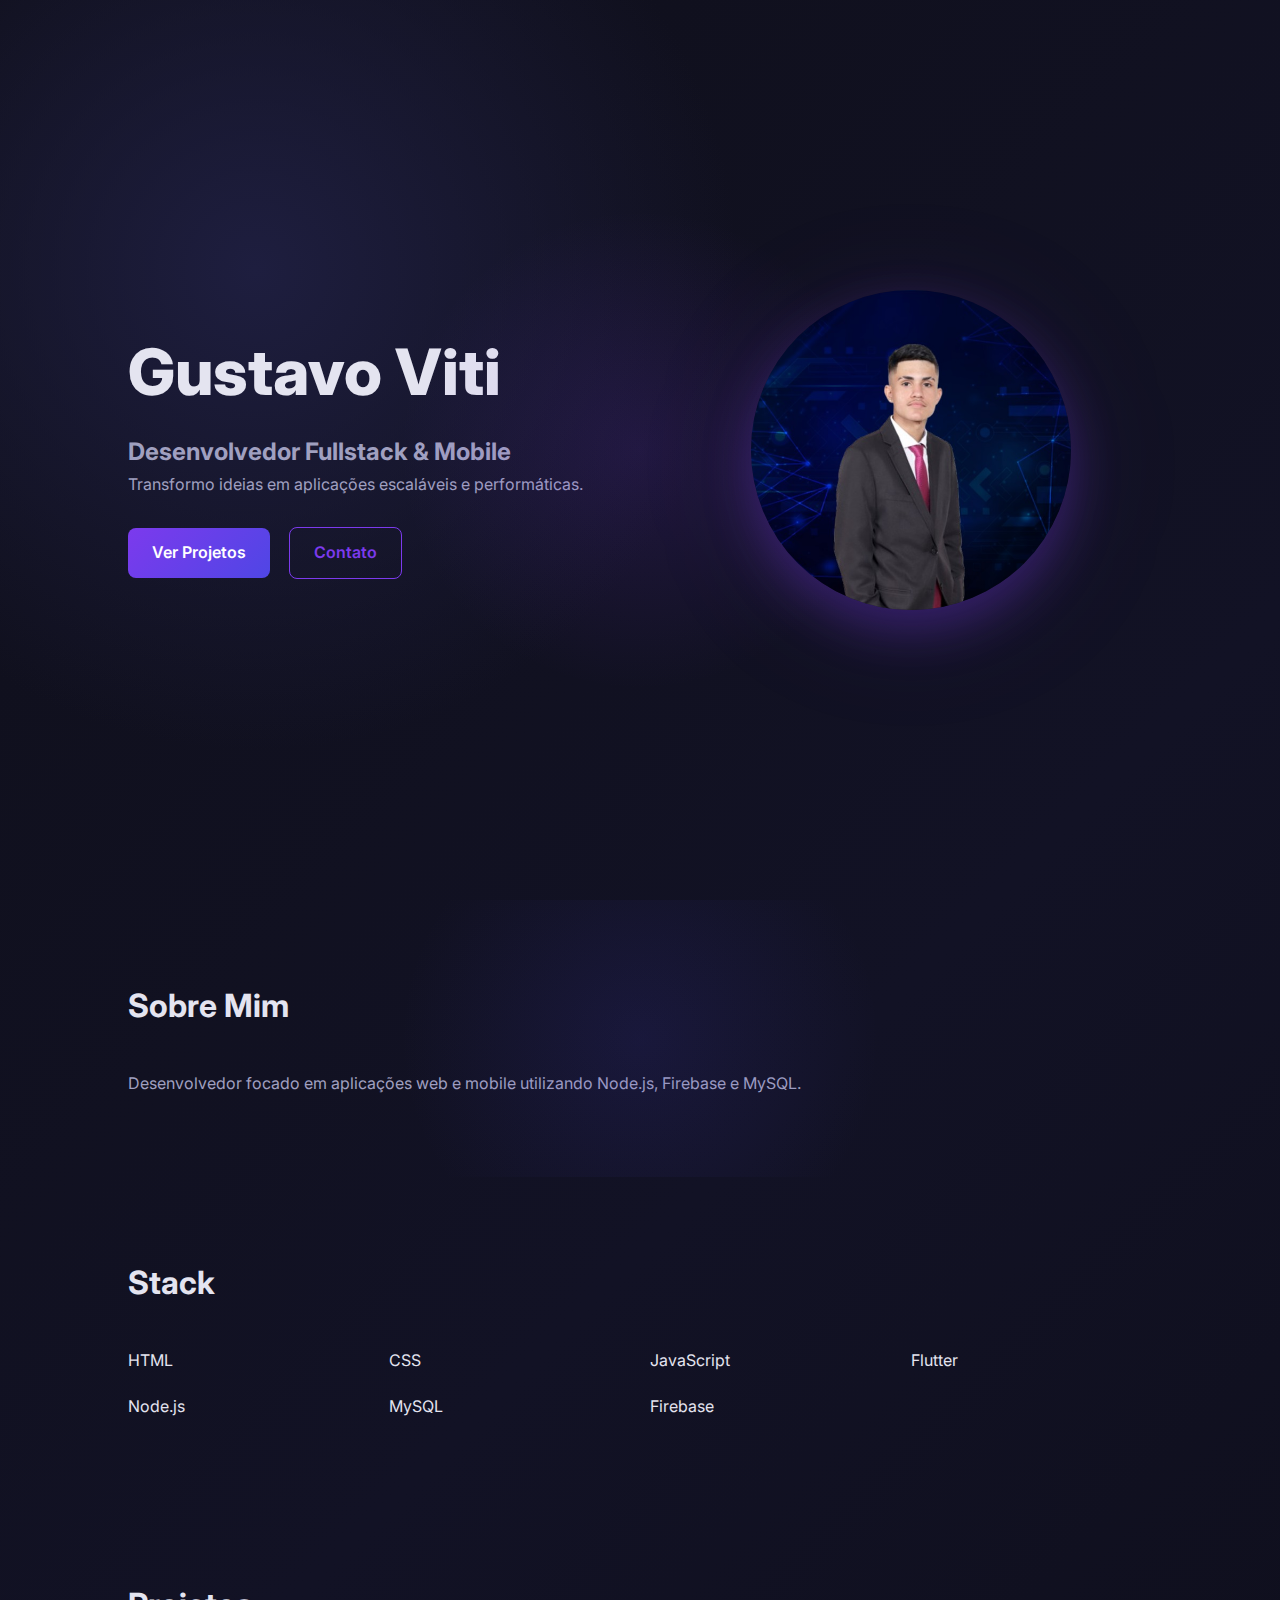
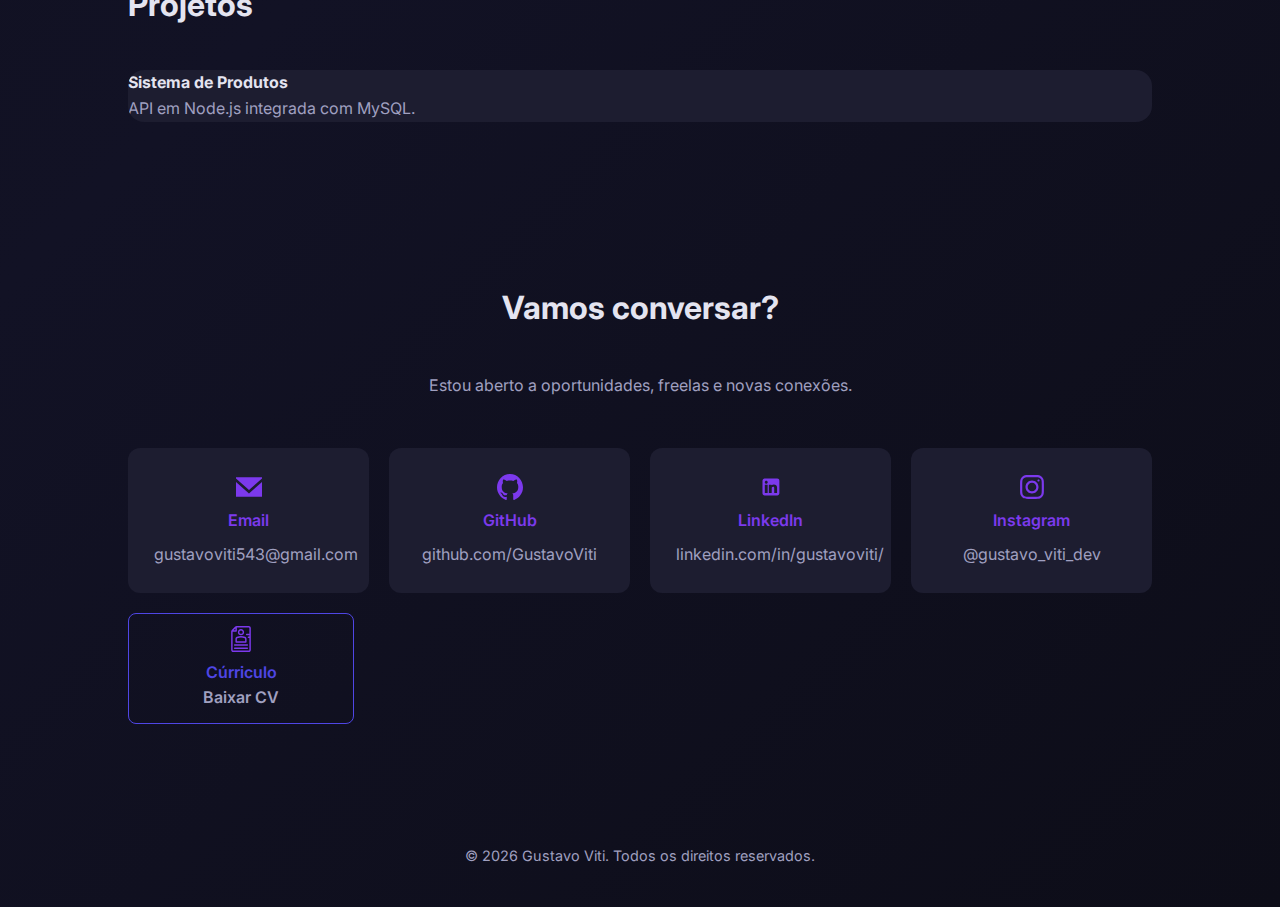
<file: lib/index.html>
<!DOCTYPE html>
<html lang="pt-BR">
<head>
  <meta charset="UTF-8">
  <meta name="viewport" content="width=device-width, initial-scale=1.0">
  <title>Gustavo Viti | Desenvolvedor</title>
  <link rel="stylesheet" href="../style/style.css">
  <link href="https://fonts.googleapis.com/css2?family=Inter:wght@400;600;800&display=swap" rel="stylesheet">
</head>
<body>

<header class="hero">
  <div class="hero-content">
    
    <div class="hero-text">
      <h1>Gustavo Viti</h1>
      <h2>Desenvolvedor Fullstack & Mobile</h2>
      <p>
        Transformo ideias em aplicações escaláveis e performáticas.
      </p>

      <div class="buttons">
        <a href="#projetos" class="btn">Ver Projetos</a>
        <a href="#contato" class="btn outline">Contato</a>
      </div>
    </div>

    <div class="hero-image">
      <img src="../assets/image/foto.jpeg" alt="Sua Foto">
    </div>

  </div>
</header>


  <section id="sobre">
    <h3>Sobre Mim</h3>
    <p>Desenvolvedor focado em aplicações web e mobile utilizando Node.js, Firebase e MySQL.</p>
  </section>

  <section id="stack">
    <h3>Stack</h3>
    <div class="grid">
      <div class="card">HTML</div>
      <div class="card">CSS</div>
      <div class="card">JavaScript</div>
      <div class="card">Flutter</div>
      <div class="card">Node.js</div>
      <div class="card">MySQL</div>
      <div class="card">Firebase</div>
    </div>
  </section>

  <section id="projetos">
    <h3>Projetos</h3>
    <div class="grid">
      <div class="project-card">
        <h4>Sistema de Produtos</h4>
        <p>API em Node.js integrada com MySQL.</p>
      </div>
    </div>
  </section>

  <section id="contato">
  <h3>Vamos conversar?</h3>
  <p class="contact-subtitle">
    Estou aberto a oportunidades, freelas e novas conexões.
  </p>

  <div class="contact-container">

    <a href="mailto:gustavoviti543@gmail.com" class="contact-card">
      <div class="icon">
        <svg viewBox="0 -2.5 20 20" version="1.1" xmlns="http://www.w3.org/2000/svg" xmlns:xlink="http://www.w3.org/1999/xlink" fill="#000000"><g id="SVGRepo_bgCarrier" stroke-width="0"></g><g id="SVGRepo_tracerCarrier" stroke-linecap="round" stroke-linejoin="round"></g><g id="SVGRepo_iconCarrier"> <title>email [#7c39ed]</title> <desc>Created with Sketch.</desc> <defs> </defs> <g id="Page-1" stroke="none" stroke-width="1" fill="none" fill-rule="evenodd"> <g id="Dribbble-Light-Preview" transform="translate(-340.000000, -922.000000)" fill="#7c39ed"> <g id="icons" transform="translate(56.000000, 160.000000)"> <path d="M294,774.474 L284,765.649 L284,777 L304,777 L304,765.649 L294,774.474 Z M294.001,771.812 L284,762.981 L284,762 L304,762 L304,762.981 L294.001,771.812 Z" id="email-[#7c39ed]"> </path> </g> </g> </g> </g></svg>
      </div>
      <div>
        <span>Email</span>
        <p>gustavoviti543@gmail.com</p>
      </div>
    </a>

    <a href="https://github.com/GustavoViti" target="_blank" class="contact-card">
      <div class="icon">
  <svg viewBox="0 0 20 20" version="1.1" xmlns="http://www.w3.org/2000/svg" xmlns:xlink="http://www.w3.org/1999/xlink" fill="#7c39ed"><g id="SVGRepo_bgCarrier" stroke-width="0"></g><g id="SVGRepo_tracerCarrier" stroke-linecap="round" stroke-linejoin="round"></g><g id="SVGRepo_iconCarrier"> <title>github [#142]</title> <desc>Created with Sketch.</desc> <defs> </defs> <g id="Page-1" stroke="none" stroke-width="1" fill="none" fill-rule="evenodd"> <g id="Dribbble-Light-Preview" transform="translate(-140.000000, -7559.000000)" fill="#7c39ed"> <g id="icons" transform="translate(56.000000, 160.000000)"> <path d="M94,7399 C99.523,7399 104,7403.59 104,7409.253 C104,7413.782 101.138,7417.624 97.167,7418.981 C96.66,7419.082 96.48,7418.762 96.48,7418.489 C96.48,7418.151 96.492,7417.047 96.492,7415.675 C96.492,7414.719 96.172,7414.095 95.813,7413.777 C98.04,7413.523 100.38,7412.656 100.38,7408.718 C100.38,7407.598 99.992,7406.684 99.35,7405.966 C99.454,7405.707 99.797,7404.664 99.252,7403.252 C99.252,7403.252 98.414,7402.977 96.505,7404.303 C95.706,7404.076 94.85,7403.962 94,7403.958 C93.15,7403.962 92.295,7404.076 91.497,7404.303 C89.586,7402.977 88.746,7403.252 88.746,7403.252 C88.203,7404.664 88.546,7405.707 88.649,7405.966 C88.01,7406.684 87.619,7407.598 87.619,7408.718 C87.619,7412.646 89.954,7413.526 92.175,7413.785 C91.889,7414.041 91.63,7414.493 91.54,7415.156 C90.97,7415.418 89.522,7415.871 88.63,7414.304 C88.63,7414.304 88.101,7413.319 87.097,7413.247 C87.097,7413.247 86.122,7413.234 87.029,7413.87 C87.029,7413.87 87.684,7414.185 88.139,7415.37 C88.139,7415.37 88.726,7417.2 91.508,7416.58 C91.513,7417.437 91.522,7418.245 91.522,7418.489 C91.522,7418.76 91.338,7419.077 90.839,7418.982 C86.865,7417.627 84,7413.783 84,7409.253 C84,7403.59 88.478,7399 94,7399" id="github-[#142]"> </path> </g> </g> </g> </g></svg>
</div>

      <div>
        <span>GitHub</span>
        <p>github.com/GustavoViti</p>
      </div>
    </a>

    <a href="https://www.linkedin.com/in/gustavoviti/" target="_blank" class="contact-card">
      <div class="icon">
  <svg fill="#7c39ed" viewBox="-5.5 0 32 32" version="1.1" xmlns="http://www.w3.org/2000/svg"><g id="SVGRepo_bgCarrier" stroke-width="0"></g><g id="SVGRepo_tracerCarrier" stroke-linecap="round" stroke-linejoin="round"></g><g id="SVGRepo_iconCarrier"> <title>linkedin</title> <path d="M0 8.219v15.563c0 1.469 1.156 2.625 2.625 2.625h15.563c0.719 0 1.406-0.344 1.844-0.781 0.469-0.469 0.781-1.063 0.781-1.844v-15.563c0-1.469-1.156-2.625-2.625-2.625h-15.563c-0.781 0-1.375 0.313-1.844 0.781-0.438 0.438-0.781 1.125-0.781 1.844zM2.813 10.281c0-1 0.813-1.875 1.813-1.875 1.031 0 1.875 0.875 1.875 1.875 0 1.031-0.844 1.844-1.875 1.844-1 0-1.813-0.813-1.813-1.844zM7.844 23.125v-9.531c0-0.219 0.219-0.406 0.375-0.406h2.656c0.375 0 0.375 0.438 0.375 0.719 0.75-0.75 1.719-0.938 2.719-0.938 2.438 0 4 1.156 4 3.719v6.438c0 0.219-0.188 0.406-0.375 0.406h-2.75c-0.219 0-0.375-0.219-0.375-0.406v-5.813c0-0.969-0.281-1.5-1.375-1.5-1.375 0-1.719 0.906-1.719 2.125v5.188c0 0.219-0.219 0.406-0.438 0.406h-2.719c-0.156 0-0.375-0.219-0.375-0.406zM2.875 23.125v-9.531c0-0.219 0.219-0.406 0.375-0.406h2.719c0.25 0 0.406 0.156 0.406 0.406v9.531c0 0.219-0.188 0.406-0.406 0.406h-2.719c-0.188 0-0.375-0.219-0.375-0.406z"></path> </g></svg>
</div>

      <div>
        <span>LinkedIn</span>
        <p>linkedin.com/in/gustavoviti/</p>
      </div>
    </a>

    <a href="https://www.instagram.com/gustavo_viti_dev/" target="_blank" class="contact-card">
      <div class="icon">
        <svg viewBox="0 0 24 24" fill="none" xmlns="http://www.w3.org/2000/svg"><g id="SVGRepo_bgCarrier" stroke-width="0"></g><g id="SVGRepo_tracerCarrier" stroke-linecap="round" stroke-linejoin="round"></g><g id="SVGRepo_iconCarrier"> <path fill-rule="evenodd" clip-rule="evenodd" d="M12 18C15.3137 18 18 15.3137 18 12C18 8.68629 15.3137 6 12 6C8.68629 6 6 8.68629 6 12C6 15.3137 8.68629 18 12 18ZM12 16C14.2091 16 16 14.2091 16 12C16 9.79086 14.2091 8 12 8C9.79086 8 8 9.79086 8 12C8 14.2091 9.79086 16 12 16Z" fill="#7c39ed"></path> <path d="M18 5C17.4477 5 17 5.44772 17 6C17 6.55228 17.4477 7 18 7C18.5523 7 19 6.55228 19 6C19 5.44772 18.5523 5 18 5Z" fill="#7c39ed"></path> <path fill-rule="evenodd" clip-rule="evenodd" d="M1.65396 4.27606C1 5.55953 1 7.23969 1 10.6V13.4C1 16.7603 1 18.4405 1.65396 19.7239C2.2292 20.8529 3.14708 21.7708 4.27606 22.346C5.55953 23 7.23969 23 10.6 23H13.4C16.7603 23 18.4405 23 19.7239 22.346C20.8529 21.7708 21.7708 20.8529 22.346 19.7239C23 18.4405 23 16.7603 23 13.4V10.6C23 7.23969 23 5.55953 22.346 4.27606C21.7708 3.14708 20.8529 2.2292 19.7239 1.65396C18.4405 1 16.7603 1 13.4 1H10.6C7.23969 1 5.55953 1 4.27606 1.65396C3.14708 2.2292 2.2292 3.14708 1.65396 4.27606ZM13.4 3H10.6C8.88684 3 7.72225 3.00156 6.82208 3.0751C5.94524 3.14674 5.49684 3.27659 5.18404 3.43597C4.43139 3.81947 3.81947 4.43139 3.43597 5.18404C3.27659 5.49684 3.14674 5.94524 3.0751 6.82208C3.00156 7.72225 3 8.88684 3 10.6V13.4C3 15.1132 3.00156 16.2777 3.0751 17.1779C3.14674 18.0548 3.27659 18.5032 3.43597 18.816C3.81947 19.5686 4.43139 20.1805 5.18404 20.564C5.49684 20.7234 5.94524 20.8533 6.82208 20.9249C7.72225 20.9984 8.88684 21 10.6 21H13.4C15.1132 21 16.2777 20.9984 17.1779 20.9249C18.0548 20.8533 18.5032 20.7234 18.816 20.564C19.5686 20.1805 20.1805 19.5686 20.564 18.816C20.7234 18.5032 20.8533 18.0548 20.9249 17.1779C20.9984 16.2777 21 15.1132 21 13.4V10.6C21 8.88684 20.9984 7.72225 20.9249 6.82208C20.8533 5.94524 20.7234 5.49684 20.564 5.18404C20.1805 4.43139 19.5686 3.81947 18.816 3.43597C18.5032 3.27659 18.0548 3.14674 17.1779 3.0751C16.2777 3.00156 15.1132 3 13.4 3Z" fill="#7c39ed"></path> </g></svg>
      </div>
      <div>
        <span>Instagram</span>
        <p>@gustavo_viti_dev</p>
      </div>
      </a>

      <a href="../assets/currículo.docx.pdf" target="_blank" class="btn cv">
      <div class="icon">
        <svg fill="#7c39ed" height="200px" width="200px" version="1.1" id="Layer_1" xmlns="http://www.w3.org/2000/svg" xmlns:xlink="http://www.w3.org/1999/xlink" viewBox="0 0 392.533 392.533" xml:space="preserve"><g id="SVGRepo_bgCarrier" stroke-width="0"></g><g id="SVGRepo_tracerCarrier" stroke-linecap="round" stroke-linejoin="round"></g><g id="SVGRepo_iconCarrier"> <g> <g> <path d="M292.396,324.849H99.879c-6.012,0-10.925,4.848-10.925,10.925c0,6.012,4.849,10.925,10.925,10.925h192.582 c6.012,0,10.925-4.849,10.925-10.925C303.321,329.697,298.473,324.849,292.396,324.849z"></path> </g> </g> <g> <g> <path d="M292.396,277.01H99.879c-6.012,0-10.925,4.848-10.925,10.925c0,6.012,4.849,10.925,10.925,10.925h192.582 c6.012,0,10.925-4.849,10.925-10.925C303.321,281.859,298.473,277.01,292.396,277.01z"></path> </g> </g> <g> <g> <path d="M196.137,45.834c-25.859,0-46.998,21.075-46.998,46.998c0,25.859,21.139,46.933,46.998,46.933 s46.998-21.075,46.998-46.998S221.996,45.834,196.137,45.834z M196.137,117.851c-13.77,0-25.083-11.313-25.083-25.083 c0-13.77,11.248-25.083,25.083-25.083s25.083,11.313,25.083,25.083C221.22,106.537,209.907,117.851,196.137,117.851z"></path> </g> </g> <g> <g> <path d="M258.521,163.362c-39.887-15.515-84.752-15.515-124.638,0c-13.059,5.107-21.786,18.101-21.786,32.388v44.347 c-0.065,6.012,4.849,10.925,10.861,10.925h146.424c6.012,0,10.925-4.848,10.925-10.925V195.75 C280.307,181.463,271.58,168.469,258.521,163.362z M258.521,229.236H133.883v-33.422c0-5.301,3.168-10.214,7.887-12.024 c34.844-13.511,74.02-13.511,108.865,0c4.719,1.875,7.887,6.659,7.887,12.024V229.236z"></path> </g> </g> <g> <g> <path d="M313.083,0H131.491c-8.404,0-16.291,3.232-22.238,9.18L57.018,61.414c-5.947,5.948-9.18,13.834-9.18,22.238v277.333 c0,17.39,14.158,31.547,31.547,31.547h233.762c17.39,0,31.547-14.158,31.547-31.547V31.547C344.501,14.158,330.343,0,313.083,0z M112.032,37.236v27.022H85.01L112.032,37.236z M322.715,116.816h-40.598c-6.012,0-10.925,4.849-10.925,10.925 c0,6.012,4.848,10.925,10.925,10.925h40.598v19.394h-14.869c-6.012,0-10.925,4.848-10.925,10.925 c0,6.012,4.849,10.925,10.925,10.925h14.869v181.139c0,5.366-4.331,9.697-9.632,9.697H79.192c-5.301,0-9.632-4.331-9.632-9.632 V86.044h53.398c6.012,0,10.925-4.848,10.925-10.925V21.721h179.2c5.301,0,9.632,4.331,9.632,9.632V116.816z"></path> </g> </g> </g></svg>
      </div>
      <div>
        <span>Cúrriculo</span>
        <p>Baixar CV</p>
      </div>
      </a>
</section>


<footer>
  <p>© 2026 Gustavo Viti. Todos os direitos reservados.</p>
</footer>


</body>
</html>
</file>
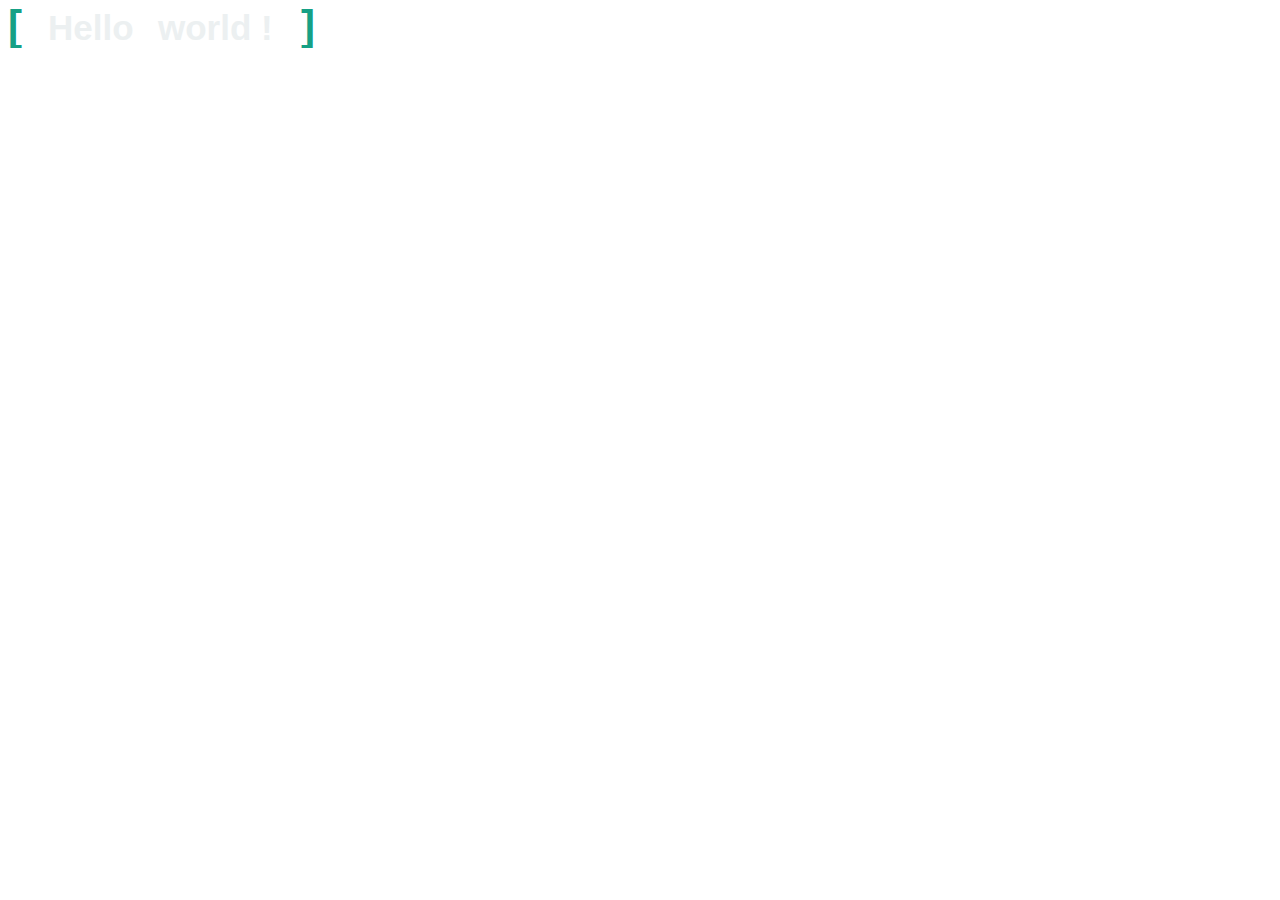
<file: loading.html>
<!DOCTYPE html>
<html lang="pt-br">
<head>
    <meta charset="UTF-8">
    <meta name="viewport" content="width=device-width, initial-scale=1.0">
    <title>Projeto em andamento</title>
    <link rel="stylesheet" href="style/loader.css">
</head>
<body>
    <!-- From Uiverse.io by JkHuger --> 
<div class="container">
  <div class="content">
    <div class="content__container">
      <p class="content__container__text">
        Hello
      </p>
    
      <ul class="content__container__list">
        <li class="content__container__list__item">world !</li>
        <li class="content__container__list__item">coder !</li>
        <li class="content__container__list__item">users !</li>
        <li class="content__container__list__item">uiverse</li>
      </ul>
    </div>
  </div>
</div>
</body>
</html>
</file>
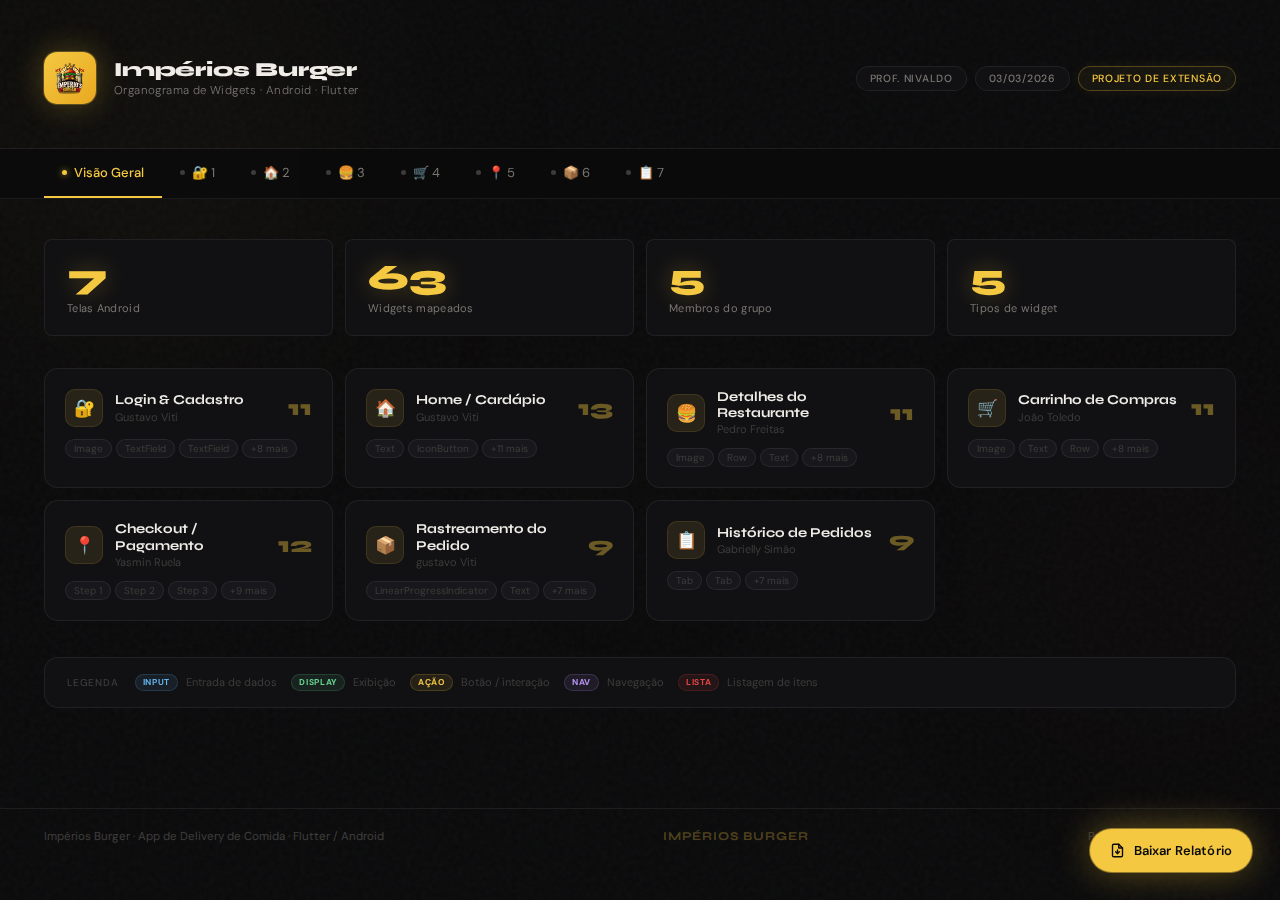
<file: organograma_widgets.html>
<!DOCTYPE html>
<html lang="pt-BR">
<head>
<meta charset="UTF-8">
<meta name="viewport" content="width=device-width, initial-scale=1.0">
<title>Impérios Burger — Organograma de Widgets</title>
<link href="https://fonts.googleapis.com/css2?family=Syne:wght@400;500;600;700;800&family=DM+Sans:ital,opsz,wght@0,9..40,300;0,9..40,400;0,9..40,500;1,9..40,300&display=swap" rel="stylesheet">
<link rel="stylesheet" href="style/widgets.css">
</head>
<body>
<div class="amb amb1"></div>
<div class="amb amb2"></div>
<div class="amb amb3"></div>

<header>
  <div class="logo">
    <div class="logo-mark"><img src="assets/image/logo.png" alt=""></div>
    <div class="logo-copy">
      <h1>Impérios Burger</h1>
      <p>Organograma de Widgets · Android · Flutter</p>
    </div>
  </div>
  <div class="tags">
    <span class="tag">Prof. Nivaldo</span>
    <span class="tag">03/03/2026</span>
    <span class="tag gold">Projeto de Extensão</span>
  </div>
</header>

<nav>
  <div class="nav-inner" id="navInner"></div>
</nav>

<main>
  <!-- Visão Geral -->
  <div id="sec-all" class="sec on">
    <div class="stats">
      <div class="st"><div class="st-n">7</div><div class="st-l">Telas Android</div></div>
      <div class="st"><div class="st-n">63</div><div class="st-l">Widgets mapeados</div></div>
      <div class="st"><div class="st-n">5</div><div class="st-l">Membros do grupo</div></div>
      <div class="st"><div class="st-n">5</div><div class="st-l">Tipos de widget</div></div>
    </div>
    <div class="all-grid" id="allGrid"></div>
    <div class="legend">
      <span class="lg-t">Legenda</span>
      <span class="bd bi">Input</span><span class="lg-sep">Entrada de dados</span>
      <span class="bd bd2">Display</span><span class="lg-sep">Exibição</span>
      <span class="bd ba">Ação</span><span class="lg-sep">Botão / interação</span>
      <span class="bd bn">Nav</span><span class="lg-sep">Navegação</span>
      <span class="bd bl">Lista</span><span class="lg-sep">Listagem de itens</span>
    </div>
  </div>
  <!-- Screen sections injected by JS -->
</main>

<footer>
  <span>Impérios Burger · App de Delivery de Comida · Flutter / Android</span>
  <span class="ft-brand">IMPÉRIOS BURGER</span>
  <span>Projeto de Extensão · 2026</span>
</footer>

<div class="rbn-wrap">
  <a href="relatorio_projeto_extensao.pdf" class="rbn" download>
    <svg viewBox="0 0 24 24" fill="none" stroke="currentColor" stroke-width="2.2" stroke-linecap="round" stroke-linejoin="round">
      <path d="M14 2H6a2 2 0 00-2 2v16a2 2 0 002 2h12a2 2 0 002-2V8z"/>
      <polyline points="14 2 14 8 20 8"/>
      <line x1="12" y1="11" x2="12" y2="17"/>
      <polyline points="9 14 12 17 15 14"/>
    </svg>
    Baixar Relatório
  </a>
</div>

<script>
const T = {
  input:'bi', display:'bd2', action:'ba', nav:'bn', list:'bl', struct:'bs'
};
const TL = { input:'Input', display:'Display', action:'Ação', nav:'Nav', list:'Lista', struct:'Struct' };

const DATA = [
  { id:'t1', tela:'Tela 1', icon:'🔐', title:'Login & Cadastro', member:'Gustavo Viti',
    desc:'Ponto de entrada do app. Permite autenticação com conta existente ou criação de nova conta via alternância de estado.',
    root:'Scaffold',
    groups:[
      { name:'Column — Login', icon:'📐', ch:[
        {n:'Image — Logo', t:'display', d:'Exibe o logotipo do Impérios Burger, reforçando identidade visual da marca.'},
        {n:'TextField — E-mail', t:'input', d:'Campo para inserção do endereço de e-mail do usuário.'},
        {n:'TextField — Senha', t:'input', d:'Campo com obscureText ativo para entrada segura de senha.'},
        {n:'ElevatedButton — Entrar', t:'action', d:'Autentica o usuário e redireciona para a tela Home.'},
        {n:'TextButton — Cadastrar-se', t:'nav', d:'Alterna o estado para exibir o formulário de cadastro.'},
        {n:'TextButton — Esqueci senha', t:'nav', d:'Inicia fluxo de recuperação de senha por e-mail.'},
      ]},
      { name:'Form — Cadastro', icon:'📝', ch:[
        {n:'TextField — Nome completo', t:'input', d:'Campo para o nome que identificará o usuário no app.'},
        {n:'TextField — E-mail', t:'input', d:'E-mail que será o identificador único da conta.'},
        {n:'TextField — Telefone', t:'input', d:'Número para contato e confirmação de pedidos.'},
        {n:'TextField — Senha', t:'input', d:'Senha de acesso à conta, com validação de força.'},
        {n:'ElevatedButton — Criar conta', t:'action', d:'Valida e submete o formulário, criando a nova conta.'},
      ]},
    ]
  },
  { id:'t2', tela:'Tela 2', icon:'🏠', title:'Home / Cardápio', member:'Gustavo Viti',
    desc:'Interface principal de navegação. Exibe restaurantes disponíveis com filtros por categoria, banner promocional rotativo e busca em tempo real.',
    root:'Scaffold',
    groups:[
      { name:'AppBar', icon:'📌', ch:[
        {n:'Text — Localização', t:'display', d:'Endereço atual de entrega com ícone de localização.'},
        {n:'IconButton — Carrinho', t:'nav', d:'Atalho rápido para o carrinho de compras.'},
      ]},
      { name:'Column (Body)', icon:'📐', ch:[
        {n:'SearchBar — Buscar', t:'input', d:'Filtra restaurantes e pratos em tempo real ao digitar.'},
        {n:'PageView — Carrossel', t:'display', d:'Banners promocionais rotativos com as melhores ofertas.'},
        {n:'Row — FilterChips', t:'action', d:'Chips de categoria: Hamburguer, Pizza, Salada e outros.'},
        {n:'ListView — Cards', t:'list', d:'Lista rolável de cards de restaurantes disponíveis.'},
      ]},
      { name:'Card (Restaurante)', icon:'🃏', ch:[
        {n:'Image — Foto', t:'display', d:'Foto de capa do restaurante para identificação visual.'},
        {n:'Text — Nome / Avaliação', t:'display', d:'Nome do restaurante e nota média das avaliações.'},
        {n:'Text — Tempo de entrega', t:'display', d:'Estimativa de entrega em minutos.'},
        {n:'InkWell', t:'nav', d:'Detecta o toque e navega para a tela de detalhes.'},
      ]},
      { name:'BottomNavigationBar', icon:'📊', ch:[
        {n:'Item — Home', t:'nav', d:'Ícone de casa, retorna à tela principal.'},
        {n:'Item — Pedidos', t:'nav', d:'Ícone de lista, acessa histórico de pedidos.'},
        {n:'Item — Perfil', t:'nav', d:'Ícone de usuário, acessa perfil e configurações.'},
      ]},
    ]
  },
  { id:'t3', tela:'Tela 3', icon:'🍔', title:'Detalhes do Restaurante', member:'Pedro Freitas',
    desc:'Exibe informações completas: foto expansível com parallax, avaliação, cardápio em abas por categoria e adição de itens ao carrinho.',
    root:'Scaffold + CustomScrollView',
    groups:[
      { name:'SliverAppBar', icon:'📸', ch:[
        {n:'Image — Capa', t:'display', d:'Foto do restaurante em tela cheia com efeito parallax.'},
        {n:'Row — Estrelas', t:'display', d:'Avaliação média com ícones e número de avaliações.'},
        {n:'Text — Nome', t:'display', d:'Nome do restaurante sobreposto à imagem de capa.'},
      ]},
      { name:'TabBar + TabBarView', icon:'📑', ch:[
        {n:'Tab — Cardápio', t:'nav', d:'Lista itens do cardápio separados por categoria.'},
        {n:'Tab — Avaliações', t:'nav', d:'Comentários e notas deixados por outros clientes.'},
        {n:'Tab — Informações', t:'nav', d:'Endereço, horário de funcionamento e contato.'},
      ]},
      { name:'ListView — Cardápio', icon:'🧾', ch:[
        {n:'Image — Foto do prato', t:'display', d:'Foto do item para identificação visual rápida.'},
        {n:'Text — Nome / Descrição', t:'display', d:'Nome e breve descrição do prato.'},
        {n:'Text — Preço', t:'display', d:'Valor formatado em reais (R$).'},
        {n:'IconButton — Adicionar (+)', t:'action', d:'Adiciona o item selecionado ao carrinho do usuário.'},
      ]},
      { name:'FloatingActionButton', icon:'🛒', ch:[
        {n:'Icon + Badge — Carrinho', t:'nav', d:'Botão flutuante com contador; navega direto ao carrinho.'},
      ]},
    ]
  },
  { id:'t4', tela:'Tela 4', icon:'🛒', title:'Carrinho de Compras', member:'João Toledo',
    desc:'Centraliza itens selecionados. Ajuste de quantidades, remoção via swipe, aplicação de cupons e resumo financeiro antes do checkout.',
    root:'Scaffold',
    groups:[
      { name:'ListView — Itens', icon:'📋', ch:[
        {n:'Image — Miniatura', t:'display', d:'Foto reduzida do prato para identificação rápida.'},
        {n:'Text — Nome / Preço', t:'display', d:'Nome e valor unitário do item no carrinho.'},
        {n:'Row — Botões +/–', t:'action', d:'Controles para aumentar ou diminuir a quantidade.'},
        {n:'IconButton — Remover', t:'action', d:'Remove o item do carrinho após confirmação.'},
      ]},
      { name:'Row — Cupom de Desconto', icon:'🎟️', ch:[
        {n:'TextField — Código', t:'input', d:'Campo para inserção do código de cupom promocional.'},
        {n:'OutlinedButton — Aplicar', t:'action', d:'Valida e aplica o desconto, atualizando o total.'},
      ]},
      { name:'Column — Resumo Financeiro', icon:'💰', ch:[
        {n:'Text — Subtotal', t:'display', d:'Soma dos itens antes da taxa de entrega.'},
        {n:'Text — Taxa de entrega', t:'display', d:'Valor cobrado pelo serviço de entrega.'},
        {n:'Divider', t:'display', d:'Separador visual entre itens e total final.'},
        {n:'Text — Total', t:'display', d:'Valor final a ser pago pelo pedido completo.'},
        {n:'ElevatedButton — Finalizar Pedido', t:'action', d:'Avança para o checkout (endereço e pagamento).'},
      ]},
    ]
  },
  { id:'t5', tela:'Tela 5', icon:'📍', title:'Checkout / Pagamento', member:'Yasmin Ruela',
    desc:'Guia o usuário em etapas sequenciais: endereço de entrega, método de pagamento e confirmação final. O Stepper reduz erros e abandono.',
    root:'Scaffold',
    groups:[
      { name:'Stepper — Etapas', icon:'🪜', ch:[
        {n:'Step 1 — Endereço', t:'nav', d:'Formulário de endereço de entrega com validação.'},
        {n:'Step 2 — Pagamento', t:'nav', d:'Seleção do método de pagamento preferido.'},
        {n:'Step 3 — Confirmação', t:'nav', d:'Revisão completa antes de confirmar o pedido.'},
      ]},
      { name:'Form — Endereço', icon:'🏠', ch:[
        {n:'TextField — CEP', t:'input', d:'Auto-preenche rua e bairro via API de CEP.'},
        {n:'TextField — Rua / Número', t:'input', d:'Logradouro e número do local de entrega.'},
        {n:'TextField — Complemento', t:'input', d:'Apto, bloco ou ponto de referência (opcional).'},
        {n:'DropdownButton — Cidade', t:'input', d:'Lista suspensa para seleção da cidade.'},
      ]},
      { name:'Form — Pagamento', icon:'💳', ch:[
        {n:'RadioListTile — Métodos', t:'input', d:'Opções: Pix, Cartão crédito/débito ou Dinheiro.'},
        {n:'TextField — Número do cartão', t:'input', d:'Exibido condicionalmente ao selecionar cartão.'},
        {n:'Row — Validade + CVV', t:'input', d:'Dados de segurança do cartão selecionado.'},
      ]},
      { name:'Confirmação', icon:'✅', ch:[
        {n:'Card — Resumo final', t:'display', d:'Exibe itens, endereço e pagamento para revisão.'},
        {n:'ElevatedButton — Confirmar', t:'action', d:'Envia o pedido e redireciona ao rastreamento.'},
      ]},
    ]
  },
  { id:'t6', tela:'Tela 6', icon:'📦', title:'Rastreamento do Pedido', member:'gustavo Viti',
    desc:'Acompanhamento em tempo real com timeline de status, estimativa de entrega atualizada e dados do entregador quando a caminho.',
    root:'Scaffold',
    groups:[
      { name:'Column — Status', icon:'📊', ch:[
        {n:'LinearProgressIndicator', t:'display', d:'Barra de progresso que avança conforme o status muda.'},
        {n:'Text — Tempo estimado', t:'display', d:'Estimativa de chegada em minutos, atualizada em tempo real.'},
      ]},
      { name:'Timeline (Widget custom)', icon:'⏱️', ch:[
        {n:'Icon + Text — Pedido recebido', t:'display', d:'Etapa 1: pedido confirmado pelo restaurante.'},
        {n:'Icon + Text — Em preparo', t:'display', d:'Etapa 2: restaurante preparando o pedido.'},
        {n:'Icon + Text — Saiu para entrega', t:'display', d:'Etapa 3: entregador a caminho do cliente.'},
        {n:'Icon + Text — Entregue', t:'display', d:'Etapa 4: pedido entregue com sucesso.'},
      ]},
      { name:'Card — Entregador', icon:'🛵', ch:[
        {n:'CircleAvatar — Foto', t:'display', d:'Foto circular do entregador responsável pelo pedido.'},
        {n:'Text — Nome do entregador', t:'display', d:'Nome completo do entregador para identificação.'},
        {n:'IconButton — Ligar', t:'action', d:'Inicia chamada telefônica ao entregador pelo app.'},
      ]},
    ]
  },
  { id:'t7', tela:'Tela 7', icon:'📋', title:'Histórico de Pedidos', member:'Gabrielly Simão',
    desc:'Centraliza pedidos ativos e concluídos. Permite ver detalhes, repetir pedido anterior e avaliar a experiência de entrega.',
    root:'Scaffold',
    groups:[
      { name:'TabBar — Divisão', icon:'📑', ch:[
        {n:'Tab — Pedidos ativos', t:'nav', d:'Lista de pedidos ainda em andamento.'},
        {n:'Tab — Concluídos', t:'nav', d:'Histórico completo de pedidos finalizados.'},
      ]},
      { name:'ListView — Lista de pedidos', icon:'📋', ch:[
        {n:'Card — Resumo do pedido', t:'display', d:'Restaurante, itens, data e valor total do pedido.'},
        {n:'Chip — Status', t:'display', d:'Badge colorido indicando status atual (Em andamento, Entregue…).'},
        {n:'OutlinedButton — Ver detalhes', t:'nav', d:'Abre modal com detalhes completos do pedido.'},
        {n:'ElevatedButton — Repetir pedido', t:'action', d:'Adiciona os mesmos itens do pedido ao carrinho.'},
      ]},
      { name:'AlertDialog — Detalhes', icon:'💬', ch:[
        {n:'ListView — Itens do pedido', t:'list', d:'Lista completa com todos os itens e quantidades.'},
        {n:'StarRating — Avaliação', t:'action', d:'Avaliação em estrelas da experiência de entrega.'},
        {n:'TextButton — Fechar', t:'action', d:'Fecha o modal e volta à lista de pedidos.'},
      ]},
    ]
  },
];

// ── Nav ──
const navInner = document.getElementById('navInner');
const navBtns = [];
const allBtn = document.createElement('button');
allBtn.className = 'nb active'; allBtn.dataset.id = 'all';
allBtn.innerHTML = '<span class="dot"></span>Visão Geral';
allBtn.onclick = () => show('all');
navInner.appendChild(allBtn);
navBtns.push(allBtn);

DATA.forEach(sc => {
  const b = document.createElement('button');
  b.className = 'nb'; b.dataset.id = sc.id;
  b.innerHTML = `<span class="dot"></span>${sc.icon} ${sc.tela.replace('Tela ','')}`;
  b.onclick = () => show(sc.id);
  navInner.appendChild(b);
  navBtns.push(b);
});

// ── Overview grid ──
const allGrid = document.getElementById('allGrid');
DATA.forEach(sc => {
  const total = sc.groups.reduce((a,g)=>a+g.ch.length,0);
  const top = sc.groups[0].ch.slice(0,3).map(c=>c.n.split(' — ')[0]);
  const card = document.createElement('div');
  card.className = 'mc';
  card.onclick = ()=> show(sc.id);
  card.innerHTML = `
    <div class="mc-h">
      <div class="mc-ic">${sc.icon}</div>
      <div><div class="mc-t">${sc.title}</div><div class="mc-m">${sc.member}</div></div>
      <div class="mc-n">${total}</div>
    </div>
    <div class="mc-ws">
      ${top.map(w=>`<span class="mc-w">${w}</span>`).join('')}
      <span class="mc-w">+${total-top.length} mais</span>
    </div>`;
  allGrid.appendChild(card);
});

// ── Build screen sections ──
const main = document.querySelector('main');
DATA.forEach(sc => {
  const sec = document.createElement('div');
  sec.id = `sec-${sc.id}`; sec.className = 'sec';

  // Header
  const sh = document.createElement('div'); sh.className='sec-head';
  sh.innerHTML=`
    <div class="sec-num">${sc.tela}</div>
    <div class="sec-info">
      <h2>${sc.icon} ${sc.title}</h2>
      <p>${sc.desc}</p>
    </div>
    <div class="mbadge">${sc.member}</div>`;
  sec.appendChild(sh);

  // Content grid
  const cg = document.createElement('div'); cg.className='cgrid';

  // Tree card
  const tc = document.createElement('div'); tc.className='tcard';
  tc.innerHTML=`<div class="tcard-lbl">Árvore de Widgets</div>`;
  const tb = document.createElement('div'); tb.className='tbody';
  const rn = document.createElement('div'); rn.className='root-nd';
  rn.textContent = sc.root; tb.appendChild(rn);

  sc.groups.forEach((g, gi) => {
    const gd = document.createElement('div'); gd.className='wg';
    const wp = document.createElement('div'); wp.className='wp';
    wp.innerHTML=`<span class="pi">${g.icon}</span><span class="pn">${g.name}</span><span class="cv">▶</span>`;
    gd.appendChild(wp);
    const wc = document.createElement('div'); wc.className='wc';
    g.ch.forEach(c=>{
      const wi = document.createElement('div'); wi.className='wi';
      wi.innerHTML=`<span class="wi-n">${c.n}</span><span class="bd ${T[c.t]||'bs'}">${TL[c.t]||'Struct'}</span>`;
      wc.appendChild(wi);
    });
    wp.addEventListener('click',()=>{
      const was = wc.classList.contains('op');
      tb.querySelectorAll('.wc').forEach(x=>x.classList.remove('op'));
      tb.querySelectorAll('.wp').forEach(x=>x.classList.remove('op'));
      if(!was){ wc.classList.add('op'); wp.classList.add('op'); }
    });
    gd.appendChild(wc); tb.appendChild(gd);
    if(gi===0){ wc.classList.add('op'); wp.classList.add('op'); }
  });
  tc.appendChild(tb); cg.appendChild(tc);

  // Detail panel
  const dp = document.createElement('div'); dp.className='dp';
  dp.innerHTML=`<h3>Todos os Widgets — ${sc.title}</h3>`;
  const wl = document.createElement('div'); wl.className='wl';
  sc.groups.forEach(g=>{
    g.ch.forEach(c=>{
      const wr = document.createElement('div'); wr.className='wr';
      wr.innerHTML=`
        <div class="wr-l">
          <div class="wr-n">${c.n}</div>
          <div class="wr-d">${c.d}</div>
        </div>
        <span class="bd ${T[c.t]||'bs'}">${TL[c.t]||'Struct'}</span>`;
      wr.addEventListener('click',()=>{
        wl.querySelectorAll('.wr').forEach(r=>r.classList.remove('hl'));
        wr.classList.add('hl');
      });
      wl.appendChild(wr);
    });
  });
  dp.appendChild(wl); cg.appendChild(dp);
  sec.appendChild(cg);
  main.appendChild(sec);
});

// ── Show section ──
function show(id){
  document.querySelectorAll('.sec').forEach(s=>s.classList.remove('on'));
  document.getElementById(`sec-${id}`).classList.add('on');
  navBtns.forEach(b=>b.classList.toggle('active', b.dataset.id===id));
  window.scrollTo({top:0,behavior:'smooth'});
}
</script>
</body>
</html>
</file>
<file: style/style.css>
/* ==========================================================
   VARIÁVEIS GLOBAIS (THEME)
   - Centraliza cores do projeto
   - Facilita ajuste rápido do visual
========================================================== */
:root {
  --bg: #0f0f1a;          /* fundo principal */
  --bg-secondary: #161625;/* variação de fundo */
  --card: #1d1d30;        /* cor base dos cards */
  --text: #e4e4f0;        /* texto principal */
  --text-muted: #a0a0c0;  /* texto secundário (parágrafos) */
  --accent: #7c3aed;      /* cor de destaque (roxo) */
  --accent-2: #4f46e5;    /* cor de destaque 2 (azul arroxeado) */
}

/* ==========================================================
   RESET / NORMALIZAÇÃO
   - Remove margens/paddings padrões
   - Faz box-sizing consistente
========================================================== */
* {
  margin: 0;
  padding: 0;
  box-sizing: border-box;
}

/* ==========================================================
   BODY (BASE)
   - Fonte global
   - Background gradiente
   - Cor de texto padrão e line-height
========================================================== */
body {
  font-family: 'Inter', sans-serif;

  /* Fundo do site: gradiente dark (não preto puro) */
  background: linear-gradient(
    135deg,
    #0f0f1a 0%,
    #121225 50%,
    #0d0d18 100%
  );

  color: var(--text);
  line-height: 1.6;
}

/* ==========================================================
   SECTIONS (ESPAÇAMENTO PADRÃO)
   - Padding consistente entre seções
========================================================== */
section {
  padding: 80px 10%;
}

/* ==========================================================
   TIPOGRAFIA GLOBAL
========================================================== */
h1 {
  /* clamp: responsivo (mínimo, ideal, máximo) */
  font-size: clamp(2.5rem, 5vw, 4rem);
  font-weight: 800;
}

h2 {
  font-size: 1.5rem;
  color: var(--text-muted);
  margin-top: 10px;
}

h3 {
  font-size: 2rem;
  margin-bottom: 40px;
}

p {
  color: var(--text-muted);
}

/* ==========================================================
   HERO (PRIMEIRA SEÇÃO)
   - Centraliza o conteúdo
   - Efeito de luz no fundo acompanhando o mouse
========================================================== */
.hero {
  position: relative; /* necessário para o ::before ficar preso na seção */
  min-height: 100vh;
  display: flex;
  flex-direction: column;
  justify-content: center;
  padding: 0 10%;
  background: radial-gradient(circle at 20% 30%, #1e1e3f, transparent 40%);
}

/* Luz dinâmica do hero
   - JS atualiza as variáveis --x e --y baseado no mouse */
.hero::before {
  content: "";
  position: absolute;
  inset: 0; /* ocupa 100% da hero */
  background: radial-gradient(
    600px circle at var(--x, 50%) var(--y, 50%),
    rgba(124, 58, 237, 0.15),
    transparent 40%
  );
  pointer-events: none; /* não interfere em cliques */
}

/* ==========================================================
   BOTÕES / CTAs
========================================================== */
.buttons {
  margin-top: 30px;
}

/* Botão base */
.btn {
  display: inline-block;
  padding: 12px 24px;
  margin-right: 15px;
  border-radius: 8px;
  text-decoration: none;
  font-weight: 600;

  /* Gradiente roxo/azul */
  background: linear-gradient(135deg, var(--accent), var(--accent-2));
  color: white;

  transition: 0.3s ease;
}

/* Hover do botão (lift + glow) */
.btn:hover {
  transform: translateY(-3px);
  box-shadow: 0 10px 25px rgba(124, 58, 237, 0.3);
}

/* Botão outline (transparente) */
.btn.outline {
  background: transparent;
  border: 1px solid var(--accent);
  color: var(--accent);
}

/* ==========================================================
   GRID UTILITÁRIO (caso use em algum lugar)
========================================================== */
.grid {
  display: grid;
  grid-template-columns: repeat(auto-fit, minmax(220px, 1fr));
  gap: 20px;
}

/* ==========================================================
   PROJETOS (SEÇÃO)
========================================================== */
.projects {
  padding: 100px 10%;
}

/* Grid de projetos em 2 colunas no desktop */
.projects-grid {
  display: grid;
  grid-template-columns: repeat(2, 1fr);
  gap: 30px;
  margin-top: 50px;
}

/* Responsivo: 1 coluna no mobile */
@media (max-width: 900px) {
  .projects-grid {
    grid-template-columns: 1fr;
  }
}

/* Card do projeto */
.project-card {
  background: var(--card);
  border-radius: 16px;
  overflow: hidden; /* garante que a imagem respeite o arredondamento */
  transition: 0.3s ease;
}

/* Imagem do projeto ocupa a largura do card */
.project-card img {
  width: 100%;
  display: block;
}

/* Conteúdo interno do card */
.project-content {
  padding: 25px;
}

.project-content h4 {
  margin-bottom: 15px;
}

.project-content p {
  color: var(--text-muted);
  margin-bottom: 20px;
}

/* Tags de tecnologia (pills) */
.tech {
  display: flex;
  flex-wrap: wrap;
  gap: 10px;
  margin-bottom: 20px;
}

.tech span {
  background: rgba(124, 58, 237, 0.15);
  padding: 6px 12px;
  border-radius: 20px;
  font-size: 0.8rem;
  color: var(--accent);
}

/* Links do card (GitHub / Demo) */
.project-links a {
  margin-right: 15px;
  color: var(--accent);
  font-weight: 600;
  text-decoration: none;
}

/* Hover do card: sobe e recebe glow */
.project-card:hover {
  transform: translateY(-8px);
  box-shadow: 0 20px 50px rgba(124, 58, 237, 0.25);
  border-color: rgba(124, 58, 237, 0.5);
}

/* ==========================================================
   HERO CONTENT (layout interno)
   - 2 colunas: texto e imagem
========================================================== */
.hero-content {
  display: flex;
  align-items: center;
  justify-content: space-between;
  gap: 60px;
  min-height: 100vh;
}

.hero-text {
  flex: 1;
}

/* Coluna da imagem */
.hero-image {
  flex: 1;
  display: flex;
  justify-content: center;
}

/* Foto (estilo avatar) */
.hero-image img {
  width: 320px;
  border-radius: 1000px; /* círculo */
  box-shadow: 0 20px 50px rgba(124, 58, 237, 0.3);
  transition: 0.4s ease;
}

/* Hover da foto: leve zoom + glow maior */
.hero-image img:hover {
  transform: scale(1.03);
  box-shadow: 0 30px 70px rgba(124, 58, 237, 0.5);
}

/* Responsivo hero (mobile) */
@media (max-width: 900px) {
  .hero-content {
    flex-direction: column;
    text-align: center;
  }

  .hero-image img {
    width: 250px;
  }
}

/* Glow extra atrás da foto */
.hero-image {
  position: relative;
}

.hero-image::before {
  content: "";
  position: absolute;
  width: 350px;
  height: 350px;
  background: radial-gradient(circle, rgba(124, 58, 237, 0.4), transparent 70%);
  z-index: -1;
  filter: blur(60px);
}

/* ==========================================================
   CONTATO (SEÇÃO)
========================================================== */
#contato {
  text-align: center;
}

/* Grid de cards de contato */
.contact-container {
  margin-top: 50px;
  display: grid;
  grid-template-columns: repeat(auto-fit, minmax(220px, 1fr));
  gap: 20px;
}

/* Card clicável de contato */
.contact-card {
  background: var(--card);
  padding: 25px;
  border-radius: 12px;
  text-decoration: none;
  color: var(--text);
  transition: 0.3s ease;
  border: 1px solid transparent;
}

/* Título do card (Email, GitHub, etc.) */
.contact-card span {
  font-weight: 600;
  color: var(--accent);
}

/* Texto secundário do card */
.contact-card p {
  margin-top: 8px;
  color: var(--text-muted);
}

/* Hover do card */
.contact-card:hover {
  transform: translateY(-6px);
  border: 1px solid var(--accent);
  box-shadow: 0 15px 40px rgba(124, 58, 237, 0.3);
}

/* Ícones dos cards (SVG) */
.icon svg {
  width: 26px;
  height: 26px;
  color: var(--accent);
}

/* Botão CV (variação do btn) */
.btn.cv {
  background: transparent;
  border: 1px solid var(--accent-2);
  color: var(--accent-2);
}

.btn.cv:hover {
  background: var(--accent-2);
  color: white;
}

/* ==========================================================
   FOOTER
========================================================== */
footer {
  padding: 40px 10%;
  text-align: center;
  color: var(--text-muted);
  font-size: 0.9rem;
}

/* ==========================================================
   NAVBAR FIXA
   - Blur + transparente
   - underline ativo via classe .active
========================================================== */
.navbar {
  position: fixed;
  top: 0;
  width: 100%;
  padding: 20px 10%;
  backdrop-filter: blur(12px);
  background: rgba(15, 15, 30, 0.6);
  border-bottom: 1px solid rgba(255,255,255,0.05);
  z-index: 1000;
}

.nav-container {
  display: flex;
  justify-content: space-between;
  align-items: center;
}

/* Links do menu */
.navbar nav a {
  margin-left: 30px;
  text-decoration: none;
  color: var(--text);
  font-weight: 500;
  transition: 0.3s;
}

.navbar nav a:hover {
  color: var(--accent);
}

/* Logo */
.logo a img{
  height: 60px;
}

/* Underline animado do item ativo */
.navbar nav a {
  position: relative;
  margin-left: 30px;
  text-decoration: none;
  color: var(--text);
  font-weight: 500;
  transition: 0.3s;
}

.navbar nav a::after {
  content: "";
  position: absolute;
  left: 0;
  bottom: -5px;
  width: 0%;
  height: 2px;
  background: var(--accent);
  transition: 0.3s ease;
}

/* Quando o link recebe .active via JS */
.navbar nav a.active::after {
  width: 100%;
}

/* ==========================================================
   STACKS (cards estilo premium)
   - Grid 2 colunas desktop
   - Efeito de luz no hover com ::before (usa --x/--y)
========================================================== */
.stacks {
  padding: 100px 10%;
}

.stacks-grid {
  display: grid;
  grid-template-columns: repeat(2, 1fr);
  gap: 28px;
  margin-top: 50px;
}

/* Responsivo: 1 coluna no mobile */
@media (max-width: 900px) {
  .stacks-grid {
    grid-template-columns: 1fr;
  }
}

/* Card base */
.stack-card {
  background: radial-gradient(
      1200px circle at 0% 0%,
      rgba(79, 70, 229, 0.18),
      transparent 35%
    ),
    rgba(255, 255, 255, 0.03);
  border: 1px solid rgba(255, 255, 255, 0.06);
  border-radius: 22px;
  padding: 34px;
  transition: 0.3s ease;
  position: relative;
  overflow: hidden; /* mantém a luz dentro do card */
}

/* Camada do efeito de luz (hover)
   - JS atualiza --x e --y no card conforme o mouse */
.stack-card::before {
  content: "";
  position: absolute;
  inset: 0;
  background: radial-gradient(
    800px circle at var(--x, 20%) var(--y, 20%),
    rgba(124, 58, 237, 0.10),
    transparent 40%
  );
  opacity: 0;
  transition: opacity 0.25s ease;
  pointer-events: none;
}

/* Mostra a luz ao passar o mouse */
.stack-card:hover::before {
  opacity: 1;
}

/* Hover do card */
.stack-card:hover {
  transform: translateY(-6px);
  border-color: rgba(124, 58, 237, 0.35);
  box-shadow: 0 22px 60px rgba(0, 0, 0, 0.35);
}

/* Ícone do card (wrapper) */
.stack-icon {
  width: 44px;
  height: 44px;
  border-radius: 12px;
  display: grid;
  place-items: center;
  margin-bottom: 18px;
  background: rgba(79, 70, 229, 0.12);
  border: 1px solid rgba(79, 70, 229, 0.22);
}

/* Ícone SVG */
.stack-icon svg {
  width: 22px;
  height: 22px;
  color: #7aa2ff; /* azul suave */
}

/* Título do card */
.stack-card h4 {
  font-size: 1.1rem;
  margin-bottom: 10px;
  color: var(--text);
}

/* Descrição do card */
.stack-card p {
  color: rgba(228, 228, 240, 0.72);
  font-size: 0.95rem;
  line-height: 1.6;
}

/* ==========================================================
   (OPCIONAL) LUZ NO SOBRE
   ⚠️ Você disse que removeu do Sobre, mas este bloco ainda cria
   o ::before com luz. Se não quer mais, pode apagar/comentar.
========================================================== */
#sobre {
  position: relative;
}

#sobre::before {
  content: "";
  position: absolute;
  inset: 0;
  background: radial-gradient(
    600px circle at var(--x, 50%) var(--y, 50%),
    rgba(79, 70, 229, 0.12),
    transparent 40%
  );
  pointer-events: none;
}

/* ==========================================================
   ABOUT (SOBRE)
   - Layout 2 colunas
   - Cards à direita com hover
========================================================== */
.about h4 {
  font-size: 1.4rem;
  margin-bottom: 12px;
  color: var(--text);
}

.about-grid {
  display: grid;
  grid-template-columns: 1.1fr 0.9fr;
  gap: 40px;
  align-items: start;
}

/* Responsivo do "Sobre" */
@media (max-width: 900px) {
  .about-grid {
    grid-template-columns: 1fr;
  }
}

.about-text p {
  margin-bottom: 18px;
}

/* Lista de pontos do Sobre */
.about-list {
  list-style: none;
  display: grid;
  gap: 10px;
  margin: 18px 0 26px;
  color: rgba(228, 228, 240, 0.78);
}

/* Ajuste do botão small dentro do Sobre */
.about-actions .btn.small {
  padding: 10px 16px;
  border-radius: 10px;
  font-size: 0.95rem;
}

/* Grid dos cards do Sobre */
.about-cards {
  display: grid;
  gap: 18px;
}

/* Card do Sobre */
.about-card {
  background: radial-gradient(
      900px circle at 0% 0%,
      rgba(79, 70, 229, 0.16),
      transparent 40%
    ),
    rgba(255, 255, 255, 0.03);
  border: 1px solid rgba(255, 255, 255, 0.06);
  border-radius: 18px;
  padding: 22px;
  transition: 0.3s ease;
}

/* Hover dos cards */
.about-card:hover {
  transform: translateY(-5px);
  border-color: rgba(124, 58, 237, 0.30);
  box-shadow: 0 18px 50px rgba(0, 0, 0, 0.35);
}

/* Título do card */
.about-card h5 {
  margin: 10px 0 8px;
  font-size: 1.05rem;
  color: var(--text);
}

/* Texto do card */
.about-card p {
  color: rgba(228, 228, 240, 0.72);
  font-size: 0.95rem;
}

/* Ícone do card */
.about-icon {
  width: 42px;
  height: 42px;
  border-radius: 12px;
  display: grid;
  place-items: center;
  background: rgba(124, 58, 237, 0.12);
  border: 1px solid rgba(124, 58, 237, 0.20);
}

/* SVG do ícone */
.about-icon svg {
  width: 22px;
  height: 22px;
  color: #a78bfa; /* roxo suave */
}

/* ==========================================================
   ANIMAÇÕES DE ENTRADA (REVEAL + STAGGER)
   - .reveal começa invisível e deslocado
   - JS adiciona .show quando entra no viewport
   - --delay é aplicado via JS para o efeito em sequência
========================================================== */
.reveal {
  opacity: 0;
  transform: translateY(20px);
  filter: blur(6px);

  /* Transições suaves (premium) */
  transition: opacity 700ms ease,
              transform 700ms ease,
              filter 700ms ease;

  /* Delay customizado pelo JS para stagger */
  transition-delay: var(--delay, 0ms);
  will-change: opacity, transform, filter;
}

/* Estado final (visível) */
.reveal.show {
  opacity: 1;
  transform: translateY(0);
  filter: blur(0);
}

/* Direções opcionais (se quiser usar no HTML) */
.reveal-left { transform: translateX(-20px); }
.reveal-right { transform: translateX(20px); }

.reveal-left.show,
.reveal-right.show {
  transform: translateX(0);
}

/* ===== Botão "Demo em breve" ===== */
.btn-soon{
  background: transparent;
  border: 1px solid rgba(124,58,237,0.55);
  color: var(--text);
  padding: 10px 14px;
  border-radius: 10px;
  font-weight: 600;
  cursor: pointer;
  transition: 0.25s ease;
}

.btn-soon:hover{
  transform: translateY(-2px);
  box-shadow: 0 14px 40px rgba(124,58,237,0.18);
  border-color: rgba(124,58,237,0.9);
}

/* ===== Modal "Em desenvolvimento" ===== */
.soon-modal{
  position: fixed;
  inset: 0;
  display: none;
  z-index: 2000;
}

.soon-modal.show{ display: block; }

.soon-backdrop{
  position: absolute;
  inset: 0;
  background: rgba(0,0,0,0.55);
  backdrop-filter: blur(10px);
}

.soon-dialog{
  position: relative;
  width: min(920px, 92vw);
  max-height: 86vh;
  overflow: auto;
  margin: 7vh auto 0;
  border-radius: 22px;
  background:
    radial-gradient(900px circle at 20% 0%, rgba(79,70,229,0.20), transparent 45%),
    radial-gradient(900px circle at 90% 30%, rgba(124,58,237,0.18), transparent 40%),
    rgba(15, 15, 26, 0.92);
  border: 1px solid rgba(255,255,255,0.08);
  box-shadow: 0 30px 90px rgba(0,0,0,0.55);
  padding: 26px;
}

.soon-close{
  position: absolute;
  top: 14px;
  right: 14px;
  width: 40px;
  height: 40px;
  border-radius: 12px;
  border: 1px solid rgba(255,255,255,0.10);
  background: rgba(255,255,255,0.04);
  color: var(--text);
  cursor: pointer;
}

.soon-header{
  display: flex;
  gap: 14px;
  align-items: center;
  margin-bottom: 18px;
}

.soon-mark{
  width: 46px;
  height: 46px;
  border-radius: 14px;
  display: grid;
  place-items: center;
  background: rgba(124,58,237,0.12);
  border: 1px solid rgba(124,58,237,0.18);
}

.soon-mark svg{
  width: 22px;
  height: 22px;
  color: #a78bfa;
}

.soon-sub{ color: rgba(228,228,240,0.72); margin-top: 6px; }

.soon-row{
  display: grid;
  grid-template-columns: 110px 1fr auto;
  align-items: center;
  gap: 12px;
  padding: 10px 0;
}

.soon-label{
  color: rgba(228,228,240,0.65);
  font-weight: 600;
  font-size: 0.92rem;
}

.soon-value{
  color: var(--text);
  font-weight: 600;
}

.soon-pill{
  justify-self: start;
  padding: 6px 12px;
  border-radius: 999px;
  background: rgba(79,70,229,0.14);
  border: 1px solid rgba(79,70,229,0.25);
  color: #c7d2fe;
  font-weight: 700;
  font-size: 0.85rem;
}

.soon-progress{
  height: 10px;
  border-radius: 999px;
  background: rgba(255,255,255,0.08);
  border: 1px solid rgba(255,255,255,0.10);
  overflow: hidden;
}

.soon-bar{
  height: 100%;
  width: 0%;
  border-radius: 999px;
  background: linear-gradient(135deg, var(--accent), var(--accent-2));
  transition: width 400ms ease;
}

.soon-divider{
  height: 1px;
  background: rgba(255,255,255,0.08);
  margin: 14px 0 18px;
}

.soon-grid{
  display: grid;
  grid-template-columns: repeat(3, 1fr);
  gap: 14px;
}

@media (max-width: 900px){
  .soon-row{ grid-template-columns: 100px 1fr; }
  .soon-row .soon-value:last-child{ justify-self: start; }
  .soon-grid{ grid-template-columns: 1fr; }
}

.soon-card{
  border-radius: 18px;
  padding: 16px;
  background: rgba(255,255,255,0.03);
  border: 1px solid rgba(255,255,255,0.06);
}

.soon-card h5{
  margin-bottom: 10px;
  color: var(--text);
}

.soon-card ul{
  margin-left: 18px;
  color: rgba(228,228,240,0.72);
  display: grid;
  gap: 6px;
}

.soon-actions{
  display: flex;
  justify-content: flex-end;
  gap: 12px;
  margin-top: 18px;
}

/* ===== WIP Badge (Em desenvolvimento) ===== */
.project-card{
  position: relative; /* necessário pro badge ancorar */
}

/* se quiser destacar cards em progresso */
.project-card.is-wip{
  border: 1px solid rgba(124,58,237,0.12);
}

.wip-badge{
  position: absolute;
  top: 14px;
  left: 14px;
  z-index: 2;

  padding: 8px 12px;
  border-radius: 999px;

  font-size: 0.78rem;
  font-weight: 800;
  letter-spacing: 0.2px;

  color: rgba(255,255,255,0.92);
  background:
    linear-gradient(135deg, rgba(124,58,237,0.95), rgba(79,70,229,0.85));
  box-shadow:
    0 14px 40px rgba(124,58,237,0.22),
    inset 0 1px 0 rgba(255,255,255,0.18);

  border: 1px solid rgba(255,255,255,0.14);
  backdrop-filter: blur(8px);
}

/* brilho suave pulsando (bem discreto) */
.wip-badge::after{
  content:"";
  position:absolute;
  inset:-6px;
  border-radius:999px;
  background: radial-gradient(circle, rgba(124,58,237,0.25), transparent 60%);
  filter: blur(10px);
  opacity: 0.6;
  z-index:-1;
  animation: wipGlow 2.6s ease-in-out infinite;
}

@keyframes wipGlow{
  0%,100% { opacity: 0.40; transform: scale(0.98); }
  50%     { opacity: 0.75; transform: scale(1.02); }
}

/* ===== Click animations ===== */
.btn-soon{
  position: relative;
  overflow: hidden;
}

.btn-soon:active{
  transform: translateY(0); /* tira o lift no clique */
}

/* Ripple/shine sutil */
.btn-soon::after{
  content:"";
  position:absolute;
  top: 50%;
  left: 50%;
  width: 12px;
  height: 12px;
  border-radius: 999px;
  transform: translate(-50%,-50%) scale(0);
  background: radial-gradient(circle, rgba(124,58,237,0.35), transparent 60%);
  opacity: 0;
  pointer-events:none;
}

.btn-soon.pulse::after{
  animation: btnRipple 520ms ease-out;
}

@keyframes btnRipple{
  0%   { transform: translate(-50%,-50%) scale(0); opacity: 0.0; }
  25%  { opacity: 1; }
  100% { transform: translate(-50%,-50%) scale(18); opacity: 0; }
}

/* Pulse do card */
.project-card.card-pulse{
  animation: cardPulse 420ms ease-out;
}

@keyframes cardPulse{
  0%   { transform: translateY(0) scale(1); }
  45%  { transform: translateY(-4px) scale(1.01); }
  100% { transform: translateY(0) scale(1); }
}
</file>
<file: style/loader.css>
.container {
  width: 307px;
  height: 50px;
}

.content {
  display: block;
  position: sticky;
  overflow: hidden;
  font-family: 'Lato', sans-serif;
  font-size: 35px;
  line-height: 40px;
  color: #ecf0f1;
}

.content__container {
  font-weight: 600;
  overflow: hidden;
  height: 40px;
  padding: 0 40px;
}

.content__container:before {
  content: '[';
  left: 0;
}

.content__container:after {
  content: ']';
  position: absolute;
  right: 0;
}

.content__container:after, .content__container:before {
  position: absolute;
  top: -2px;
  color: #16a085;
  font-size: 42px;
  line-height: 40px;
  -webkit-animation-name: opacity;
  -webkit-animation-duration: 2s;
  -webkit-animation-iteration-count: infinite;
  animation-name: opacity;
  animation-duration: 2s;
  animation-iteration-count: infinite;
}

.content__container__text {
  display: inline;
  float: left;
  margin: 0;
}

.content__container__list {
  margin-top: 0;
  padding-left: 110px;
  text-align: left;
  list-style: none;
  -webkit-animation-name: change;
  -webkit-animation-duration: 10s;
  -webkit-animation-iteration-count: infinite;
  animation-name: change;
  animation-duration: 10s;
  animation-iteration-count: infinite;
}

.content__container__list__item {
  line-height: 40px;
  margin: 0;
}

@keyframes opacity {
  0%, 100% {
    opacity: 0;
  }

  50% {
    opacity: 1;
  }
}

@keyframes change {
  0%, 12.66%, 100% {
    transform: translate3d(0, 0, 0);
  }

  16.66%, 29.32% {
    transform: translate3d(0, -25%, 0);
  }

  33.32%, 45.98% {
    transform: translate3d(0, -50%, 0);
  }

  49.98%, 62.64% {
    transform: translate3d(0, -75%, 0);
  }

  66.64%, 79.3% {
    transform: translate3d(0, -50%, 0);
  }

  83.3%, 95.96% {
    transform: translate3d(0, -25%, 0);
  }
}
</file>
<file: style/widgets.css>
:root {
    --bg:        #0a0a0b;
    --surface:   #111113;
    --surface2:  #18181c;
    --border:    rgba(255,255,255,0.07);
    --border-h:  rgba(245,200,66,0.25);
    --gold:      #f5c842;
    --gold2:     #e8a820;
    --gold-dim:  rgba(245,200,66,0.10);
    --red:       #e84545;
    --text:      #f0ede8;
    --text-muted:#7a7672;
    --text-dim:  #3e3c3a;
    --r:         14px;
    --r-sm:      8px;
  }
  *, *::before, *::after { box-sizing: border-box; margin: 0; padding: 0; }
  html { scroll-behavior: smooth; }
  body {
    background: var(--bg);
    color: var(--text);
    font-family: 'DM Sans', sans-serif;
    min-height: 100vh;
    overflow-x: hidden;
  }
  body::before {
    content:'';
    position:fixed; inset:0;
    background-image:url("data:image/svg+xml,%3Csvg viewBox='0 0 200 200' xmlns='http://www.w3.org/2000/svg'%3E%3Cfilter id='n'%3E%3CfeTurbulence type='fractalNoise' baseFrequency='0.85' numOctaves='4' stitchTiles='stitch'/%3E%3C/filter%3E%3Crect width='100%25' height='100%25' filter='url(%23n)' opacity='0.035'/%3E%3C/svg%3E");
    pointer-events:none; z-index:0;
  }
  .amb { position:fixed; border-radius:50%; filter:blur(130px); pointer-events:none; z-index:0; }
  .amb1 { width:600px;height:600px; background:radial-gradient(circle,rgba(245,200,66,0.055) 0%,transparent 70%); top:-150px;left:-150px; }
  .amb2 { width:450px;height:450px; background:radial-gradient(circle,rgba(232,69,69,0.04) 0%,transparent 70%); bottom:100px;right:-100px; }
  .amb3 { width:300px;height:300px; background:radial-gradient(circle,rgba(245,200,66,0.03) 0%,transparent 70%); top:50%;left:50%;transform:translate(-50%,-50%); }

  /* ═══════ HEADER ═══════ */
  header {
    position:relative; z-index:10;
    max-width:1280px; margin:0 auto;
    padding:52px 44px 44px;
    display:flex; align-items:center; justify-content:space-between; gap:20px; flex-wrap:wrap;
    border-bottom:1px solid var(--border);
  }
  .logo { display:flex; align-items:center; gap:18px; }
  .logo-mark {
    width:52px; height:52px; border-radius:13px; flex-shrink:0;
    background:linear-gradient(135deg,var(--gold),var(--gold2));
    display:flex; align-items:center; justify-content:center; font-size:24px;
    box-shadow: 0 0 0 1px rgba(245,200,66,0.25), 0 0 30px rgba(245,200,66,0.25), 0 0 60px rgba(245,200,66,0.08);
  }
  .logo-copy h1 { font-family:'Syne',sans-serif; font-weight:800; font-size:20px; letter-spacing:-0.2px; line-height:1.1; }
  .logo-copy p { font-size:11.5px; color:var(--text-muted); font-weight:300; letter-spacing:0.4px; margin-top:2px; }
  .tags { display:flex; gap:8px; flex-wrap:wrap; }
  .tag {
    font-size:10.5px; font-weight:500; letter-spacing:0.7px; text-transform:uppercase;
    padding:5px 13px; border-radius:20px;
    border:1px solid var(--border); color:var(--text-muted); background:var(--surface);
  }
  .tag.gold {
    border-color:rgba(245,200,66,0.28); color:var(--gold);
    background:rgba(245,200,66,0.05);
    box-shadow:0 0 14px rgba(245,200,66,0.07);
  }

  /* ═══════ NAVBAR ═══════ */
  nav {
    position:sticky; top:0; z-index:20;
    background:rgba(10,10,11,0.88); backdrop-filter:blur(22px);
    border-bottom:1px solid var(--border);
  }
  .nav-inner {
    max-width:1280px; margin:0 auto; padding:0 44px;
    display:flex; align-items:center; overflow-x:auto; scrollbar-width:none;
  }
  .nav-inner::-webkit-scrollbar { display:none; }
  .nb {
    background:none; border:none; cursor:pointer;
    padding:15px 18px; font-family:'DM Sans',sans-serif; font-size:13px; font-weight:400;
    color:var(--text-muted); white-space:nowrap;
    border-bottom:2px solid transparent; transition:all .2s;
    display:flex; align-items:center; gap:7px;
  }
  .nb:hover { color:var(--text); }
  .nb.active { color:var(--gold); border-bottom-color:var(--gold); font-weight:500; }
  .nb .dot { width:5px;height:5px;border-radius:50%;background:var(--text-dim);transition:all .2s;flex-shrink:0; }
  .nb.active .dot { background:var(--gold); box-shadow:0 0 6px rgba(245,200,66,0.8); }

  /* ═══════ MAIN ═══════ */
  main { max-width:1280px; margin:0 auto; padding:40px 44px 100px; position:relative; z-index:5; }

  /* ═══════ SECTIONS ═══════ */
  .sec { display:none; animation:fu .3s ease; }
  .sec.on { display:block; }
  @keyframes fu { from{opacity:0;transform:translateY(12px)} to{opacity:1;transform:translateY(0)} }

  /* ═══════ OVERVIEW ═══════ */
  .stats {
    display:grid; grid-template-columns:repeat(4,1fr); gap:12px; margin-bottom:32px;
  }
  .st {
    background:var(--surface); border:1px solid var(--border); border-radius:var(--r-sm);
    padding:20px 22px; transition:all .25s; cursor:default;
  }
  .st:hover { border-color:var(--border-h); box-shadow:0 0 24px rgba(245,200,66,0.05); }
  .st-n {
    font-family:'Syne',sans-serif; font-size:36px; font-weight:800;
    color:var(--gold); line-height:1; margin-bottom:5px;
    text-shadow:0 0 24px rgba(245,200,66,0.3);
  }
  .st-l { font-size:11px; color:var(--text-muted); letter-spacing:0.3px; }

  .all-grid { display:grid; grid-template-columns:repeat(auto-fill,minmax(275px,1fr)); gap:12px; }
  .mc {
    background:var(--surface); border:1px solid var(--border); border-radius:var(--r);
    padding:20px; cursor:pointer; transition:all .25s;
  }
  .mc:hover { border-color:var(--border-h); box-shadow:0 0 30px rgba(245,200,66,0.07); transform:translateY(-2px); }
  .mc-h { display:flex; align-items:center; gap:12px; margin-bottom:12px; }
  .mc-ic {
    width:38px;height:38px;border-radius:10px; flex-shrink:0;
    background:var(--gold-dim); border:1px solid rgba(245,200,66,0.12);
    display:flex;align-items:center;justify-content:center; font-size:17px;
  }
  .mc-t { font-family:'Syne',sans-serif; font-size:13.5px; font-weight:700; line-height:1.2; }
  .mc-m { font-size:11px; color:var(--text-dim); margin-top:1px; }
  .mc-n {
    margin-left:auto; font-family:'Syne',sans-serif; font-size:22px;
    font-weight:800; color:var(--gold); opacity:.4;
  }
  .mc-ws { display:flex; flex-wrap:wrap; gap:4px; }
  .mc-w {
    font-size:10px; color:var(--text-dim); padding:2px 8px;
    background:var(--surface2); border-radius:20px; border:1px solid var(--border);
  }

  /* ═══════ SCREEN SECTION ═══════ */
  .sec-head {
    display:flex; align-items:flex-start; gap:20px; margin-bottom:32px; flex-wrap:wrap;
  }
  .sec-num {
    font-family:'Syne',sans-serif; font-size:10.5px; font-weight:700;
    letter-spacing:2px; text-transform:uppercase; color:var(--gold); opacity:.55;
    padding-top:6px; min-width:48px;
  }
  .sec-info h2 {
    font-family:'Syne',sans-serif; font-weight:700; font-size:26px;
    letter-spacing:-.4px; margin-bottom:8px;
  }
  .sec-info p { font-size:13.5px; color:var(--text-muted); line-height:1.65; max-width:640px; font-weight:300; }
  .mbadge {
    margin-left:auto; padding:7px 16px; border-radius:30px; align-self:flex-start;
    border:1px solid rgba(245,200,66,0.18); background:rgba(245,200,66,0.04);
    font-size:11.5px; color:var(--gold); font-weight:500; white-space:nowrap;
  }

  /* ═══════ CONTENT GRID ═══════ */
  .cgrid { display:grid; grid-template-columns:1fr 1fr; gap:14px; align-items:start; }
  @media(max-width:860px){ .cgrid{grid-template-columns:1fr;} }

  /* ═══════ TREE CARD ═══════ */
  .tcard {
    background:var(--surface); border:1px solid var(--border);
    border-radius:var(--r); overflow:hidden; transition:all .3s;
  }
  .tcard:hover { border-color:var(--border-h); box-shadow:0 0 28px rgba(245,200,66,0.05); }
  .tcard-lbl {
    padding:9px 16px; font-size:9.5px; font-weight:600;
    letter-spacing:1.3px; text-transform:uppercase; color:var(--text-dim);
    border-bottom:1px solid var(--border); display:flex; align-items:center; gap:8px;
  }
  .tcard-lbl::before {
    content:''; width:4px;height:4px;border-radius:50%;
    background:var(--gold); box-shadow:0 0 8px var(--gold); flex-shrink:0;
  }
  .tbody { padding:14px; }

  .root-nd {
    background:linear-gradient(135deg,rgba(245,200,66,0.09),rgba(245,200,66,0.03));
    border:1px solid rgba(245,200,66,0.18); border-radius:var(--r-sm);
    padding:9px 14px; text-align:center;
    font-family:'Syne',sans-serif; font-size:12.5px; font-weight:700;
    color:var(--gold); margin-bottom:12px;
    box-shadow:0 0 18px rgba(245,200,66,0.05);
    position:relative;
  }
  .root-nd::after {
    content:''; position:absolute; bottom:-12px; left:50%; transform:translateX(-50%);
    width:1px; height:12px;
    background:linear-gradient(to bottom,rgba(245,200,66,0.25),transparent);
  }

  .wg { margin-bottom:8px; }
  .wp {
    display:flex; align-items:center; gap:8px;
    padding:7px 11px; background:var(--surface2);
    border-radius:var(--r-sm); border:1px solid var(--border);
    cursor:pointer; transition:all .18s; user-select:none; margin-bottom:2px;
  }
  .wp:hover { border-color:rgba(245,200,66,0.14); background:rgba(245,200,66,0.035); }
  .wp .pi { font-size:13px; flex-shrink:0; }
  .wp .pn { font-size:12px; font-weight:500; color:var(--text); flex:1; }
  .wp .cv { color:var(--text-dim); font-size:9px; transition:transform .18s; }
  .wp.op .cv { transform:rotate(90deg); }

  .wc { padding-left:12px; display:none; border-left:1px solid rgba(255,255,255,0.05); margin-left:14px; }
  .wc.op { display:block; }

  .wi {
    display:flex; align-items:center; gap:8px;
    padding:5px 9px; margin:1px 0; border-radius:6px; transition:background .12s;
  }
  .wi:hover { background:rgba(255,255,255,0.02); }
  .wi-n { font-size:11.5px; color:#8a8580; flex:1; }

  /* ═══════ BADGES ═══════ */
  .bd {
    font-size:8.5px; font-weight:700; letter-spacing:.7px;
    text-transform:uppercase; padding:2px 7px; border-radius:20px; flex-shrink:0;
  }
  .bi { background:rgba(99,179,237,.09);  color:#63b3ed; border:1px solid rgba(99,179,237,.18); }
  .bd2{ background:rgba(104,211,145,.09); color:#68d391; border:1px solid rgba(104,211,145,.18); }
  .ba { background:rgba(245,200,66,.09);  color:#f5c842; border:1px solid rgba(245,200,66,.18); }
  .bn { background:rgba(183,148,244,.09); color:#b794f4; border:1px solid rgba(183,148,244,.18); }
  .bl { background:rgba(232,69,69,.09);   color:#e84545; border:1px solid rgba(232,69,69,.18); }
  .bs { background:rgba(255,255,255,.04); color:#666;   border:1px solid rgba(255,255,255,.08); }

  /* ═══════ DETAIL PANEL ═══════ */
  .dp {
    background:var(--surface); border:1px solid var(--border);
    border-radius:var(--r); padding:20px;
  }
  .dp h3 {
    font-family:'Syne',sans-serif; font-size:10px; font-weight:700;
    letter-spacing:1.2px; text-transform:uppercase; color:var(--text-dim);
    margin-bottom:16px; padding-bottom:12px; border-bottom:1px solid var(--border);
  }
  .wl { display:flex; flex-direction:column; gap:6px; }
  .wr {
    display:flex; align-items:flex-start; gap:10px;
    padding:9px 11px; border-radius:var(--r-sm);
    border:1px solid transparent; transition:all .18s; cursor:pointer;
  }
  .wr:hover { background:var(--surface2); border-color:var(--border); }
  .wr.hl { background:rgba(245,200,66,.035); border-color:rgba(245,200,66,.14); box-shadow:0 0 14px rgba(245,200,66,.04); }
  .wr-l { flex:1; min-width:0; }
  .wr-n { font-size:12px; font-weight:500; color:var(--text); margin-bottom:2px; white-space:nowrap; overflow:hidden; text-overflow:ellipsis; }
  .wr-d { font-size:11px; color:var(--text-muted); line-height:1.5; font-weight:300; }

  /* ═══════ LEGEND ═══════ */
  .legend {
    margin-top:36px; padding:16px 22px;
    background:var(--surface); border:1px solid var(--border); border-radius:var(--r);
    display:flex; align-items:center; gap:8px; flex-wrap:wrap;
  }
  .lg-t { font-size:10px; color:var(--text-dim); font-weight:500; letter-spacing:.8px; text-transform:uppercase; margin-right:8px; }
  .lg-sep { font-size:11px; color:var(--text-dim); margin-right:6px; }

  /* ═══════ REPORT BTN ═══════ */
  .rbn-wrap { position:fixed; bottom:28px; right:28px; z-index:100; }
  .rbn {
    display:flex; align-items:center; gap:9px;
    padding:13px 20px; background:var(--gold); color:#0a0a0b;
    border:none; border-radius:40px; font-family:'DM Sans',sans-serif;
    font-size:13px; font-weight:600; cursor:pointer; text-decoration:none;
    box-shadow:0 0 0 1px rgba(245,200,66,0.5), 0 0 36px rgba(245,200,66,0.4), 0 6px 22px rgba(0,0,0,0.5);
    transition:all .22s; letter-spacing:.15px;
  }
  .rbn:hover {
    background:#ffd84d;
    box-shadow:0 0 0 1px rgba(255,220,80,0.6), 0 0 52px rgba(245,200,66,0.55), 0 8px 28px rgba(0,0,0,0.55);
    transform:translateY(-2px);
  }
  .rbn:active { transform:translateY(0); }
  .rbn svg { width:15px;height:15px;flex-shrink:0; }

  /* ═══════ FOOTER ═══════ */
  footer {
    border-top:1px solid var(--border);
    padding:20px 44px; max-width:1280px; margin:0 auto;
    display:flex; align-items:center; justify-content:space-between; gap:12px; flex-wrap:wrap;
  }
  footer span { font-size:11.5px; color:var(--text-dim); }
  .ft-brand { font-family:'Syne',sans-serif; font-size:12px; font-weight:700; color:rgba(245,200,66,0.3); letter-spacing:1px; }

  @media(max-width:640px){
    header,footer { padding-left:20px; padding-right:20px; }
    .nav-inner { padding:0 20px; }
    main { padding:28px 20px 100px; }
    .stats { grid-template-columns:repeat(2,1fr); }
    .sec-head { flex-direction:column; }
    .mbadge { margin-left:0; }
    .rbn-wrap { bottom:20px; right:20px; }
  }
  
  .logo-mark img {
    height:32px; width:32px;
  }
</file>
